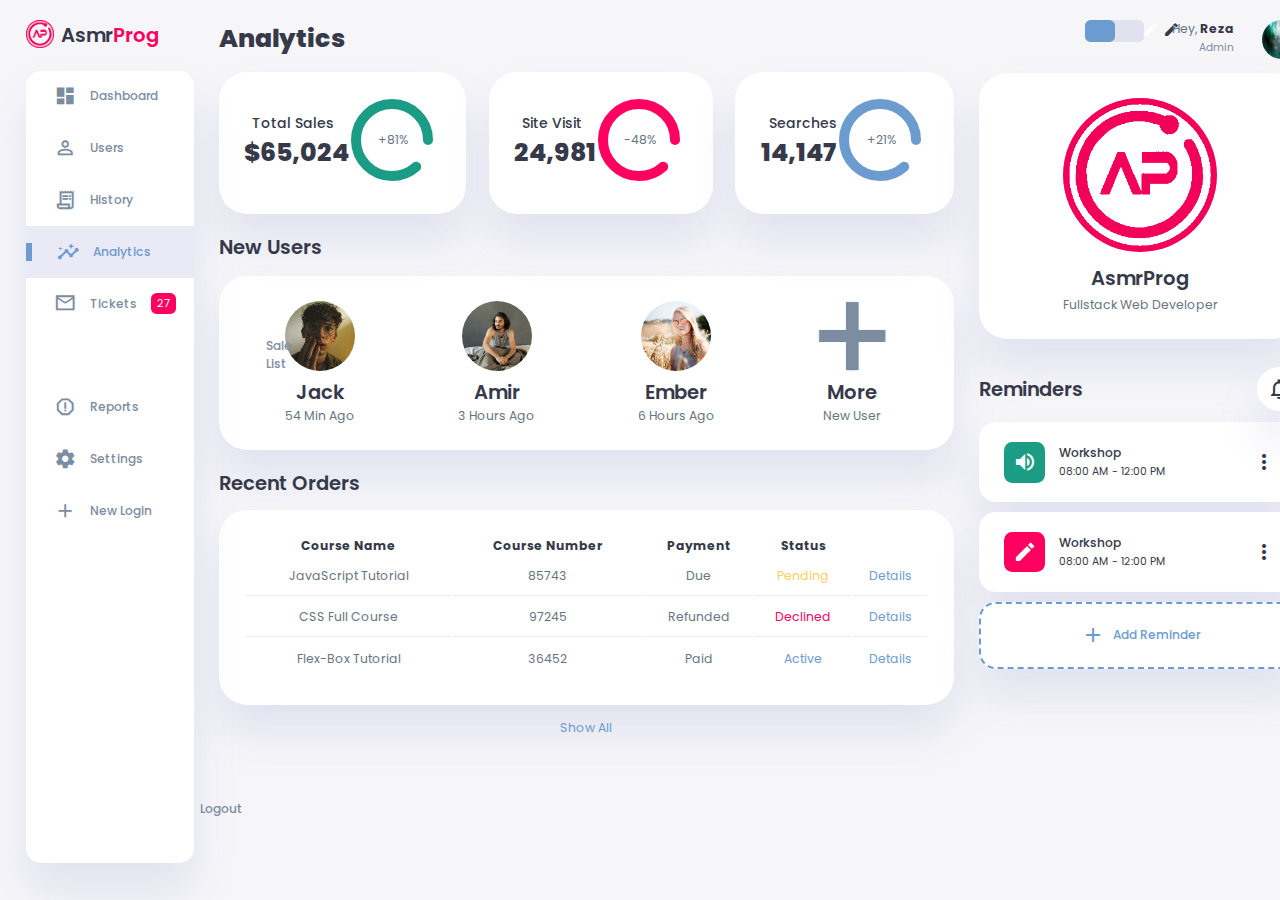
<file: static/User_Dashboard/index.html>
<!DOCTYPE html>
<html lang="en">

<head>
    <meta charset="UTF-8">
    <meta name="viewport" content="width=device-width, initial-scale=1.0">
    <link href="https://fonts.googleapis.com/icon?family=Material+Icons+Sharp" rel="stylesheet">
    <link rel="stylesheet" href="style.css">
    <title>Responsive Dashboard Design #1 | AsmrProg</title>
</head>

<body>

    <div class="container">
        <!-- Sidebar Section -->
        <aside>
            <div class="toggle">
                <div class="logo">
                    <img src="images/logo.png">
                    <h2>Asmr<span class="danger">Prog</span></h2>
                </div>
                <div class="close" id="close-btn">
                    <span class="material-icons-sharp">
                        close
                    </span>
                </div>
            </div>

            <div class="sidebar">
                <a href="#">
                    <span class="material-icons-sharp">
                        dashboard
                    </span>
                    <h3>Dashboard</h3>
                </a>
                <a href="#">
                    <span class="material-icons-sharp">
                        person_outline
                    </span>
                    <h3>Users</h3>
                </a>
                <a href="#">
                    <span class="material-icons-sharp">
                        receipt_long
                    </span>
                    <h3>History</h3>
                </a>
                <a href="#" class="active">
                    <span class="material-icons-sharp">
                        insights
                    </span>
                    <h3>Analytics</h3>
                </a>
                <a href="#">
                    <span class="material-icons-sharp">
                        mail_outline
                    </span>
                    <h3>Tickets</h3>
                    <span class="message-count">27</span>
                </a>
                <a href="#">
                    <span class="material-icons-sharp">
                        inventory
                    </span>
                    <h3>Sale List</h3>
                </a>
                <a href="#">
                    <span class="material-icons-sharp">
                        report_gmailerrorred
                    </span>
                    <h3>Reports</h3>
                </a>
                <a href="#">
                    <span class="material-icons-sharp">
                        settings
                    </span>
                    <h3>Settings</h3>
                </a>
                <a href="#">
                    <span class="material-icons-sharp">
                        add
                    </span>
                    <h3>New Login</h3>
                </a>
                <a href="#">
                    <span class="material-icons-sharp">
                        logout
                    </span>
                    <h3>Logout</h3>
                </a>
            </div>
        </aside>
        <!-- End of Sidebar Section -->

        <!-- Main Content -->
        <main>
            <h1>Analytics</h1>
            <!-- Analyses -->
            <div class="analyse">
                <div class="sales">
                    <div class="status">
                        <div class="info">
                            <h3>Total Sales</h3>
                            <h1>$65,024</h1>
                        </div>
                        <div class="progresss">
                            <svg>
                                <circle cx="38" cy="38" r="36"></circle>
                            </svg>
                            <div class="percentage">
                                <p>+81%</p>
                            </div>
                        </div>
                    </div>
                </div>
                <div class="visits">
                    <div class="status">
                        <div class="info">
                            <h3>Site Visit</h3>
                            <h1>24,981</h1>
                        </div>
                        <div class="progresss">
                            <svg>
                                <circle cx="38" cy="38" r="36"></circle>
                            </svg>
                            <div class="percentage">
                                <p>-48%</p>
                            </div>
                        </div>
                    </div>
                </div>
                <div class="searches">
                    <div class="status">
                        <div class="info">
                            <h3>Searches</h3>
                            <h1>14,147</h1>
                        </div>
                        <div class="progresss">
                            <svg>
                                <circle cx="38" cy="38" r="36"></circle>
                            </svg>
                            <div class="percentage">
                                <p>+21%</p>
                            </div>
                        </div>
                    </div>
                </div>
            </div>
            <!-- End of Analyses -->

            <!-- New Users Section -->
            <div class="new-users">
                <h2>New Users</h2>
                <div class="user-list">
                    <div class="user">
                        <img src="images/profile-2.jpg">
                        <h2>Jack</h2>
                        <p>54 Min Ago</p>
                    </div>
                    <div class="user">
                        <img src="images/profile-3.jpg">
                        <h2>Amir</h2>
                        <p>3 Hours Ago</p>
                    </div>
                    <div class="user">
                        <img src="images/profile-4.jpg">
                        <h2>Ember</h2>
                        <p>6 Hours Ago</p>
                    </div>
                    <div class="user">
                        <img src="images/plus.png">
                        <h2>More</h2>
                        <p>New User</p>
                    </div>
                </div>
            </div>
            <!-- End of New Users Section -->

            <!-- Recent Orders Table -->
            <div class="recent-orders">
                <h2>Recent Orders</h2>
                <table>
                    <thead>
                        <tr>
                            <th>Course Name</th>
                            <th>Course Number</th>
                            <th>Payment</th>
                            <th>Status</th>
                            <th></th>
                        </tr>
                    </thead>
                    <tbody></tbody>
                </table>
                <a href="#">Show All</a>
            </div>
            <!-- End of Recent Orders -->

        </main>
        <!-- End of Main Content -->

        <!-- Right Section -->
        <div class="right-section">
            <div class="nav">
                <button id="menu-btn">
                    <span class="material-icons-sharp">
                        menu
                    </span>
                </button>
                <div class="dark-mode">
                    <span class="material-icons-sharp active">
                        light_mode
                    </span>
                    <span class="material-icons-sharp">
                        dark_mode
                    </span>
                </div>

                <div class="profile">
                    <div class="info">
                        <p>Hey, <b>Reza</b></p>
                        <small class="text-muted">Admin</small>
                    </div>
                    <div class="profile-photo">
                        <img src="images/profile-1.jpg">
                    </div>
                </div>

            </div>
            <!-- End of Nav -->

            <div class="user-profile">
                <div class="logo">
                    <img src="images/logo.png">
                    <h2>AsmrProg</h2>
                    <p>Fullstack Web Developer</p>
                </div>
            </div>

            <div class="reminders">
                <div class="header">
                    <h2>Reminders</h2>
                    <span class="material-icons-sharp">
                        notifications_none
                    </span>
                </div>

                <div class="notification">
                    <div class="icon">
                        <span class="material-icons-sharp">
                            volume_up
                        </span>
                    </div>
                    <div class="content">
                        <div class="info">
                            <h3>Workshop</h3>
                            <small class="text_muted">
                                08:00 AM - 12:00 PM
                            </small>
                        </div>
                        <span class="material-icons-sharp">
                            more_vert
                        </span>
                    </div>
                </div>

                <div class="notification deactive">
                    <div class="icon">
                        <span class="material-icons-sharp">
                            edit
                        </span>
                    </div>
                    <div class="content">
                        <div class="info">
                            <h3>Workshop</h3>
                            <small class="text_muted">
                                08:00 AM - 12:00 PM
                            </small>
                        </div>
                        <span class="material-icons-sharp">
                            more_vert
                        </span>
                    </div>
                </div>

                <div class="notification add-reminder">
                    <div>
                        <span class="material-icons-sharp">
                            add
                        </span>
                        <h3>Add Reminder</h3>
                    </div>
                </div>

            </div>

        </div>


    </div>

    <script src="orders.js"></script>
    <script src="index.js"></script>
</body>

</html>
</file>
<file: static/User_Dashboard/style.css>
@import url('https://fonts.googleapis.com/css2?family=Poppins:wght@300;400;500;600;700;800&display=swap');

:root{
    --color-primary: #6C9BCF;
    --color-danger: #FF0060;
    --color-success: #1B9C85;
    --color-warning: #F7D060;
    --color-white: #fff;
    --color-info-dark: #7d8da1;
    --color-dark: #363949;
    --color-light: rgba(132, 139, 200, 0.18);
    --color-dark-variant: #677483;
    --color-background: #f6f6f9;

    --card-border-radius: 2rem;
    --border-radius-1: 0.4rem;
    --border-radius-2: 1.2rem;

    --card-padding: 1.8rem;
    --padding-1: 1.2rem;

    --box-shadow: 0 2rem 3rem var(--color-light);
}

.dark-mode-variables{
    --color-background: #181a1e;
    --color-white: #202528;
    --color-dark: #edeffd;
    --color-dark-variant: #a3bdcc;
    --color-light: rgba(0, 0, 0, 0.4);
    --box-shadow: 0 2rem 3rem var(--color-light);
}

*{
    margin: 0;
    padding: 0;
    outline: 0;
    appearance: 0;
    border: 0;
    text-decoration: none;
    box-sizing: border-box;
}

html{
    font-size: 14px;
}

body{
    width: 100vw;
    height: 100vh;
    font-family: 'Poppins', sans-serif;
    font-size: 0.88rem;
    user-select: none;
    overflow-x: hidden;
    color: var(--color-dark);
    background-color: var(--color-background);
}

a{
    color: var(--color-dark);
}

img{
    display: block;
    width: 100%;
    object-fit: cover;
}

h1{
    font-weight: 800;
    font-size: 1.8rem;
}

h2{
    font-weight: 600;
    font-size: 1.4rem;
}

h3{
    font-weight: 500;
    font-size: 0.87rem;
}

small{
    font-size: 0.76rem;
}

p{
    color: var(--color-dark-variant);
}

b{
    color: var(--color-dark);
}

.text-muted{
    color: var(--color-info-dark);
}

.primary{
    color: var(--color-primary);
}

.danger{
    color: var(--color-danger);
}

.success{
    color: var(--color-success);
}

.warning{
    color: var(--color-warning);
}

.container{
    display: grid;
    width: 96%;
    margin: 0 auto;
    gap: 1.8rem;
    grid-template-columns: 12rem auto 23rem;
}

aside{
    height: 100vh;
}

aside .toggle{
    display: flex;
    align-items: center;
    justify-content: space-between;
    margin-top: 1.4rem;
}

aside .toggle .logo{
    display: flex;
    gap: 0.5rem;
}

aside .toggle .logo img{
    width: 2rem;
    height: 2rem;
}

aside .toggle .close{
    padding-right: 1rem;
    display: none;
}

aside .sidebar{
    display: flex;
    flex-direction: column;
    background-color: var(--color-white);
    box-shadow: var(--box-shadow);
    border-radius: 15px;
    height: 88vh;
    position: relative;
    top: 1.5rem;
    transition: all 0.3s ease;
}

aside .sidebar:hover{
    box-shadow: none;
}

aside .sidebar a{
    display: flex;
    align-items: center;
    color: var(--color-info-dark);
    height: 3.7rem;
    gap: 1rem;
    position: relative;
    margin-left: 2rem;
    transition: all 0.3s ease;
}

aside .sidebar a span{
    font-size: 1.6rem;
    transition: all 0.3s ease;
}

aside .sidebar a:last-child{
    position: absolute;
    bottom: 2rem;
    width: 100%;
}

aside .sidebar a.active{
    width: 100%;
    color: var(--color-primary);
    background-color: var(--color-light);
    margin-left: 0;
}

aside .sidebar a.active::before{
    content: '';
    width: 6px;
    height: 18px;
    background-color: var(--color-primary);
}

aside .sidebar a.active span{
    color: var(--color-primary);
    margin-left: calc(1rem - 3px);
}

aside .sidebar a:hover{
    color: var(--color-primary);
}

aside .sidebar a:hover span{
    margin-left: 0.6rem;
}

aside .sidebar .message-count{
    background-color: var(--color-danger);
    padding: 2px 6px;
    color: var(--color-white);
    font-size: 11px;
    border-radius: var(--border-radius-1);
}

main{
    margin-top: 1.4rem;
}

main .analyse{
    display: grid;
    grid-template-columns: repeat(3, 1fr);
    gap: 1.6rem;
}

main .analyse > div{
    background-color: var(--color-white);
    padding: var(--card-padding);
    border-radius: var(--card-border-radius);
    margin-top: 1rem;
    box-shadow: var(--box-shadow);
    cursor: pointer;
    transition: all 0.3s ease;
}

main .analyse > div:hover{
    box-shadow: none;
}

main .analyse > div .status{
    display: flex;
    align-items: center;
    justify-content: space-between;
}

main .analyse h3{
    margin-left: 0.6rem;
    font-size: 1rem;
}

main .analyse .progresss{
    position: relative;
    width: 92px;
    height: 92px;
    border-radius: 50%;
}

main .analyse svg{
    width: 7rem;
    height: 7rem;
}

main .analyse svg circle{
    fill: none;
    stroke-width: 10;
    stroke-linecap: round;
    transform: translate(5px, 5px);
}

main .analyse .sales svg circle{
    stroke: var(--color-success);
    stroke-dashoffset: -30;
    stroke-dasharray: 200;
}

main .analyse .visits svg circle{
    stroke: var(--color-danger);
    stroke-dashoffset: -30;
    stroke-dasharray: 200;
}

main .analyse .searches svg circle{
    stroke: var(--color-primary);
    stroke-dashoffset: -30;
    stroke-dasharray: 200;
}

main .analyse .progresss .percentage{
    position: absolute;
    top: -3px;
    left: -1px;
    display: flex;
    align-items: center;
    justify-content: center;
    height: 100%;
    width: 100%;
}

main .new-users{
    margin-top: 1.3rem;
}

main .new-users .user-list{
    background-color: var(--color-white);
    padding: var(--card-padding);
    border-radius: var(--card-border-radius);
    margin-top: 1rem;
    box-shadow: var(--box-shadow);
    display: flex;
    justify-content: space-around;
    flex-wrap: wrap;
    gap: 1.4rem;
    cursor: pointer;
    transition: all 0.3s ease;
}

main .new-users .user-list:hover{
    box-shadow: none;
}

main .new-users .user-list .user{
    display: flex;
    flex-direction: column;
    align-items: center;
    justify-content: center;
}

main .new-users .user-list .user img{
    width: 5rem;
    height: 5rem;
    margin-bottom: 0.4rem;
    border-radius: 50%;
}

main .recent-orders{
    margin-top: 1.3rem;
}

main .recent-orders h2{
    margin-bottom: 0.8rem;
}

main .recent-orders table{
    background-color: var(--color-white);
    width: 100%;
    padding: var(--card-padding);
    text-align: center;
    box-shadow: var(--box-shadow);
    border-radius: var(--card-border-radius);
    transition: all 0.3s ease;
}

main .recent-orders table:hover{
    box-shadow: none;
}

main table tbody td{
    height: 2.8rem;
    border-bottom: 1px solid var(--color-light);
    color: var(--color-dark-variant);
}

main table tbody tr:last-child td{
    border: none;
}

main .recent-orders a{
    text-align: center;
    display: block;
    margin: 1rem auto;
    color: var(--color-primary);
}

.right-section{
    margin-top: 1.4rem;
}

.right-section .nav{
    display: flex;
    justify-content: end;
    gap: 2rem;
}

.right-section .nav button{
    display: none;
}

.right-section .dark-mode{
    background-color: var(--color-light);
    display: flex;
    justify-content: space-between;
    align-items: center;
    height: 1.6rem;
    width: 4.2rem;
    cursor: pointer;
    border-radius: var(--border-radius-1);
}

.right-section .dark-mode span{
    font-size: 1.2rem;
    width: 50%;
    height: 100%;
    display: flex;
    align-items: center;
    justify-content: center;
}

.right-section .dark-mode span.active{
    background-color: var(--color-primary);
    color: white;
    border-radius: var(--border-radius-1);
}

.right-section .nav .profile{
    display: flex;
    gap: 2rem;
    text-align: right;
}

.right-section .nav .profile .profile-photo{
    width: 2.8rem;
    height: 2.8rem;
    border-radius: 50%;
    overflow: hidden;
}

.right-section .user-profile{
    display: flex;
    justify-content: center;
    text-align: center;
    margin-top: 1rem;
    background-color: var(--color-white);
    padding: var(--card-padding);
    border-radius: var(--card-border-radius);
    box-shadow: var(--box-shadow);
    cursor: pointer;
    transition: all 0.3s ease;
}

.right-section .user-profile:hover{
    box-shadow: none;
}

.right-section .user-profile img{
    width: 11rem;
    height: auto;
    margin-bottom: 0.8rem;
    border-radius: 50%;
}

.right-section .user-profile h2{
    margin-bottom: 0.2rem;
}

.right-section .reminders{
    margin-top: 2rem;
}

.right-section .reminders .header{
    display: flex;
    align-items: center;
    justify-content: space-between;
    margin-bottom: 0.8rem;
}

.right-section .reminders .header span{
    padding: 10px;
    box-shadow: var(--box-shadow);
    background-color: var(--color-white);
    border-radius: 50%;
}

.right-section .reminders .notification{
    background-color: var(--color-white);
    display: flex;
    align-items: center;
    gap: 1rem;
    margin-bottom: 0.7rem;
    padding: 1.4rem var(--card-padding);
    border-radius: var(--border-radius-2);
    box-shadow: var(--box-shadow);
    cursor: pointer;
    transition: all 0.3s ease;
}

.right-section .reminders .notification:hover{
    box-shadow: none;
}

.right-section .reminders .notification .content{
    display: flex;
    justify-content: space-between;
    align-items: center;
    margin: 0;
    width: 100%;
}

.right-section .reminders .notification .icon{
    padding: 0.6rem;
    color: var(--color-white);
    background-color: var(--color-success);
    border-radius: 20%;
    display: flex;
}

.right-section .reminders .notification.deactive .icon{
    background-color: var(--color-danger);
}

.right-section .reminders .add-reminder{
    background-color: var(--color-white);
    border: 2px dashed var(--color-primary);
    color: var(--color-primary);
    display: flex;
    align-items: center;
    justify-content: center;
    cursor: pointer;
}

.right-section .reminders .add-reminder:hover{
    background-color: var(--color-primary);
    color: white;
}

.right-section .reminders .add-reminder div{
    display: flex;
    align-items: center;
    gap: 0.6rem;
}

@media screen and (max-width: 1200px) {
    .container{
        width: 95%;
        grid-template-columns: 7rem auto 23rem;
    }

    aside .logo h2{
        display: none;
    }

    aside .sidebar h3{
        display: none;
    }

    aside .sidebar a{
        width: 5.6rem;
    }

    aside .sidebar a:last-child{
        position: relative;
        margin-top: 1.8rem;
    }

    main .analyse{
        grid-template-columns: 1fr;
        gap: 0;
    }

    main .new-users .user-list .user{
        flex-basis: 40%;
    }

    main .recent-orders {
        width: 94%;
        position: absolute;
        left: 50%;
        transform: translateX(-50%);
        margin: 2rem 0 0 0.8rem;
    }

    main .recent-orders table{
        width: 83vw;
    }

    main table thead tr th:last-child,
    main table thead tr th:first-child{
        display: none;
    }

    main table tbody tr td:last-child,
    main table tbody tr td:first-child{
        display: none;
    }

}

@media screen and (max-width: 768px) {
    .container{
        width: 100%;
        grid-template-columns: 1fr;
        padding: 0 var(--padding-1);
    }

    aside{
        position: fixed;
        background-color: var(--color-white);
        width: 15rem;
        z-index: 3;
        box-shadow: 1rem 3rem 4rem var(--color-light);
        height: 100vh;
        left: -100%;
        display: none;
        animation: showMenu 0.4s ease forwards;
    }

    @keyframes showMenu {
       to{
        left: 0;
       } 
    }

    aside .logo{
        margin-left: 1rem;
    }

    aside .logo h2{
        display: inline;
    }

    aside .sidebar h3{
        display: inline;
    }

    aside .sidebar a{
        width: 100%;
        height: 3.4rem;
    }

    aside .sidebar a:last-child{
        position: absolute;
        bottom: 5rem;
    }

    aside .toggle .close{
        display: inline-block;
        cursor: pointer;
    }

    main{
        margin-top: 8rem;
        padding: 0 1rem;
    }

    main .new-users .user-list .user{
        flex-basis: 35%;
    }

    main .recent-orders{
        position: relative;
        margin: 3rem 0 0 0;
        width: 100%;
    }

    main .recent-orders table{
        width: 100%;
        margin: 0;
    }

    .right-section{
        width: 94%;
        margin: 0 auto 4rem;
    }

    .right-section .nav{
        position: fixed;
        top: 0;
        left: 0;
        align-items: center;
        background-color: var(--color-white);
        padding: 0 var(--padding-1);
        height: 4.6rem;
        width: 100%;
        z-index: 2;
        box-shadow: 0 1rem 1rem var(--color-light);
        margin: 0;
    }

    .right-section .nav .dark-mode{
        width: 4.4rem;
        position: absolute;
        left: 66%;
    }

    .right-section .profile .info{
        display: none;
    }

    .right-section .nav button{
        display: inline-block;
        background-color: transparent;
        cursor: pointer;
        color: var(--color-dark);
        position: absolute;
        left: 1rem;
    }

    .right-section .nav button span{
        font-size: 2rem;
    }

}
</file>
